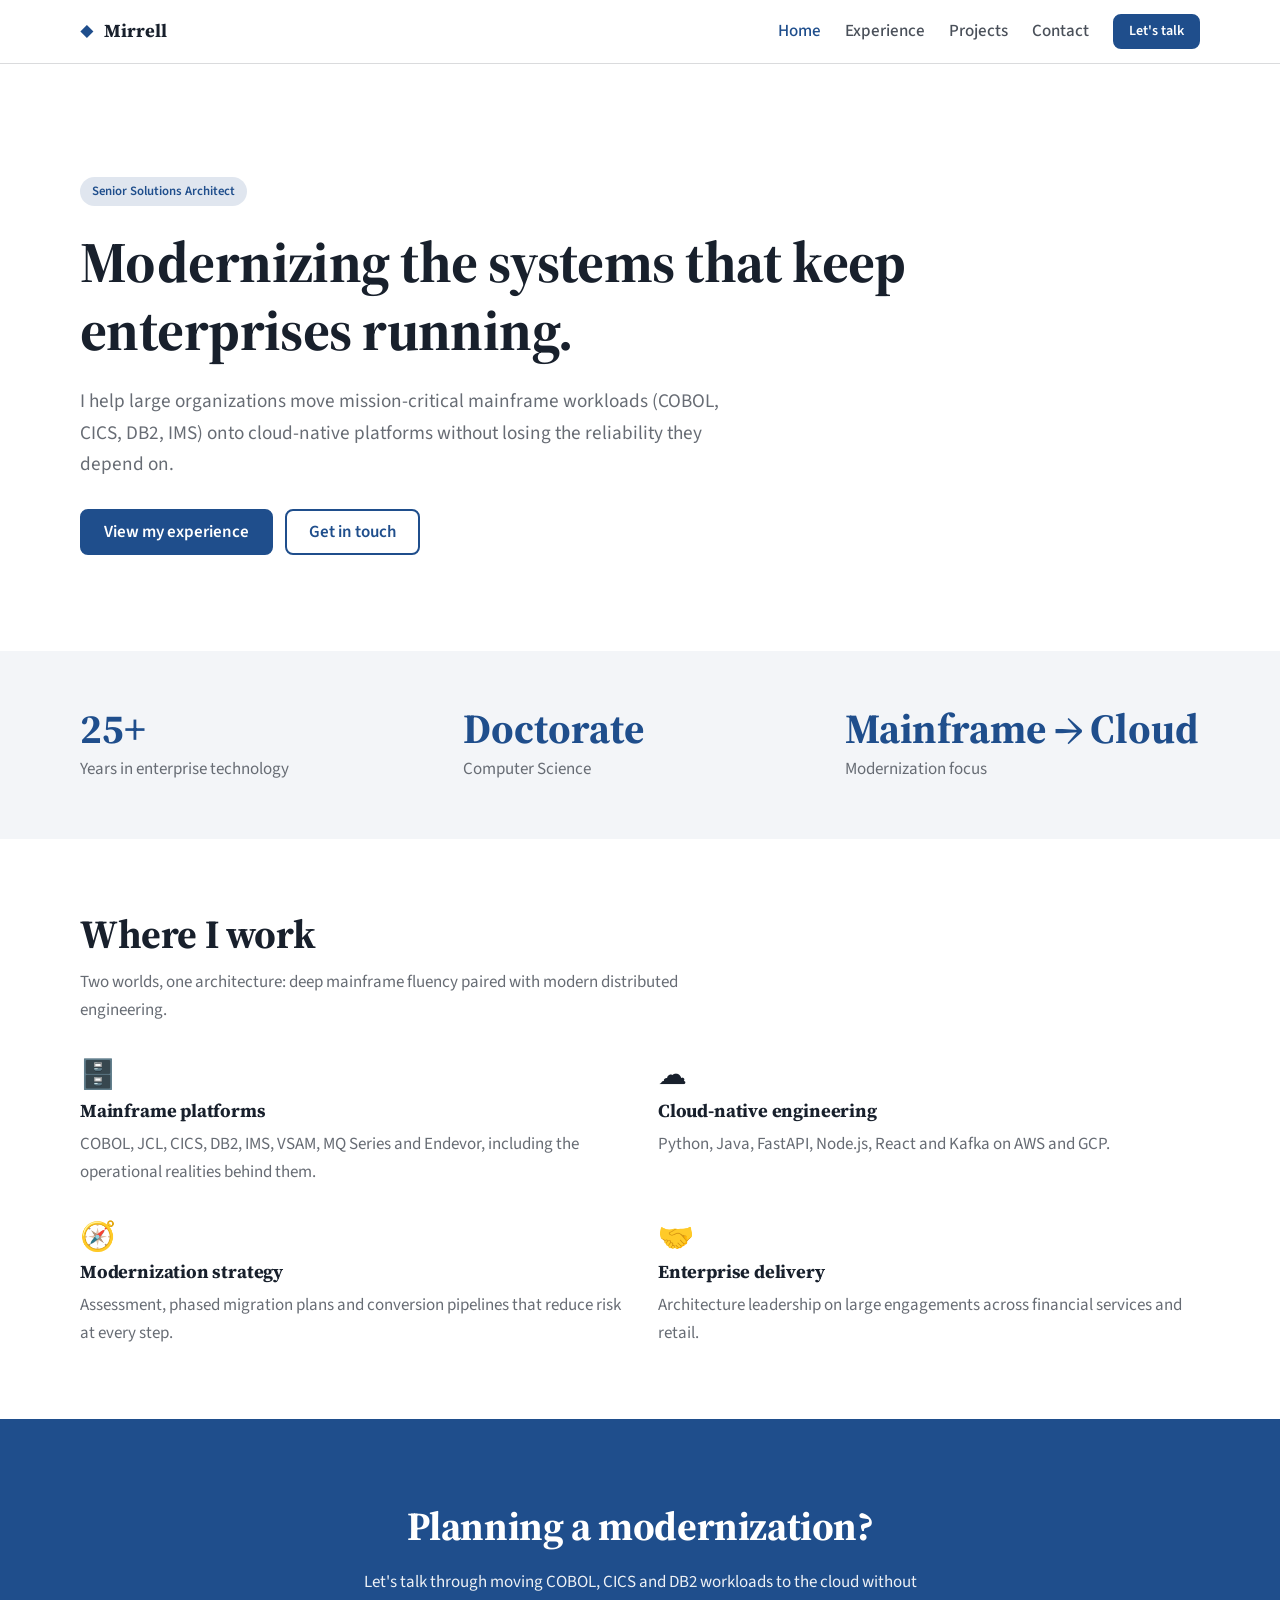
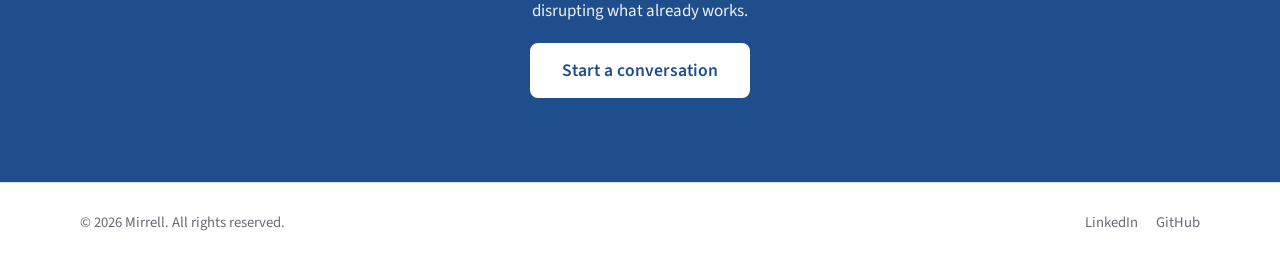
<file: index.html>
<!doctype html>
<html lang="en">
<head>
<meta charset="utf-8">
<meta name="viewport" content="width=device-width, initial-scale=1">
<title>Mirrell — Senior Solutions Architect | Mirrell</title>
<meta name="description" content="Senior Solutions Architect specializing in IBM mainframe modernization and cloud-native platforms.">
<link rel="icon" href="data:image/svg+xml,%3Csvg%20xmlns%3D'http%3A%2F%2Fwww.w3.org%2F2000%2Fsvg'%20viewBox%3D'0%200%20100%20100'%3E%3Ctext%20y%3D'.9em'%20font-size%3D'90'%3E%E2%97%86%3C%2Ftext%3E%3C%2Fsvg%3E">
<link rel="preconnect" href="https://fonts.googleapis.com"><link rel="preconnect" href="https://fonts.gstatic.com" crossorigin>
<link rel="stylesheet" href="https://fonts.googleapis.com/css2?family=Source+Serif+4:ital,wght@0,400;0,600;0,700;1,400&family=Source+Sans+3:ital,wght@0,400;0,600;0,700;1,400&display=swap">
<link rel="stylesheet" href="assets/style.css">

</head>
<body>
<header class="bw-navbar sticky" style="padding:14px 24px;"><div class="bw-nav-in"><a class="bw-brand" href="index.html"><span class="bw-logo">◆</span><span>Mirrell</span></a><button class="bw-navtoggle" type="button" aria-label="Open menu">☰</button><nav class="bw-navlinks"><a href="index.html" class="on" aria-current="page">Home</a><a href="experience.html">Experience</a><a href="projects.html">Projects</a><a href="contact.html">Contact</a><a class="bw-btn solid sm" href="contact.html">Let&#39;s talk</a></nav></div></header>
<section class="bw-section" style="padding:112px 24px 96px;"><div class="bw-inner " style="display:flex;flex-direction:column;gap:22px;align-items:flex-start;justify-content:flex-start;"><div class="bw-badge"><span style="--tone:var(--primary);">Senior Solutions Architect</span></div><h1 class="bw-heading" style="max-width:840px;">Modernizing the systems that keep enterprises running.</h1><p class="bw-paragraph" style="font-size:1.2rem;max-width:660px;color:var(--muted);">I help large organizations move mission-critical mainframe workloads (COBOL, CICS, DB2, IMS) onto cloud-native platforms without losing the reliability they depend on.</p><div class="bw-box bw-rowm" style="display:flex;flex-direction:row;flex-wrap:wrap;gap:12px;align-items:center;justify-content:flex-start;padding:6px 0 0;"><div class="bw-button"><a class="bw-btn solid md" href="experience.html">View my experience</a></div><div class="bw-button"><a class="bw-btn outline md" href="contact.html">Get in touch</a></div></div></div></section>
<section class="bw-section" style="padding:56px 24px;background-color:var(--surface);"><div class="bw-inner " style="display:flex;flex-direction:column;gap:20px;align-items:stretch;justify-content:flex-start;"><div class="bw-stats"><div><div class="bw-stat-v">25+</div><div class="bw-stat-l">Years in enterprise technology</div></div><div><div class="bw-stat-v">Doctorate</div><div class="bw-stat-l">Computer Science</div></div><div><div class="bw-stat-v">Mainframe → Cloud</div><div class="bw-stat-l">Modernization focus</div></div></div></div></section>
<section class="bw-section" style="padding:72px 24px;"><div class="bw-inner " style="display:flex;flex-direction:column;gap:36px;align-items:stretch;justify-content:flex-start;"><div class="bw-box" style="display:flex;flex-direction:column;gap:10px;align-items:stretch;justify-content:flex-start;padding:0;"><h2 class="bw-heading">Where I work</h2><p class="bw-paragraph" style="color:var(--muted);max-width:620px;">Two worlds, one architecture: deep mainframe fluency paired with modern distributed engineering.</p></div><div class="bw-grid bw-gridm" style="display:grid;grid-template-columns:repeat(2,minmax(0,1fr));gap:36px;"><div class="bw-feature"><div class="bw-feature-ic">🗄️</div><h3>Mainframe platforms</h3><p>COBOL, JCL, CICS, DB2, IMS, VSAM, MQ Series and Endevor, including the operational realities behind them.</p></div><div class="bw-feature"><div class="bw-feature-ic">☁️</div><h3>Cloud-native engineering</h3><p>Python, Java, FastAPI, Node.js, React and Kafka on AWS and GCP.</p></div><div class="bw-feature"><div class="bw-feature-ic">🧭</div><h3>Modernization strategy</h3><p>Assessment, phased migration plans and conversion pipelines that reduce risk at every step.</p></div><div class="bw-feature"><div class="bw-feature-ic">🤝</div><h3>Enterprise delivery</h3><p>Architecture leadership on large engagements across financial services and retail.</p></div></div></div></section>
<section class="bw-section" style="padding:84px 24px;background-color:var(--primary);color:var(--on-primary);text-align:center;"><div class="bw-inner " style="display:flex;flex-direction:column;gap:18px;align-items:center;justify-content:flex-start;"><h2 class="bw-heading">Planning a modernization?</h2><p class="bw-paragraph" style="max-width:580px;opacity:.92;">Let&#39;s talk through moving COBOL, CICS and DB2 workloads to the cloud without disrupting what already works.</p><div class="bw-button" style="text-align:center;"><a class="bw-btn inverse lg" href="contact.html">Start a conversation</a></div></div></section>
<footer class="bw-footer" style="padding:28px 24px;"><div class="bw-foot-in"><p>© 2026 Mirrell. All rights reserved.</p><nav class="bw-foot-links"><a href="https://www.linkedin.com/">LinkedIn</a><a href="https://github.com/">GitHub</a></nav></div></footer>
<script src="assets/site.js" defer></script>
</body>
</html>
</file>
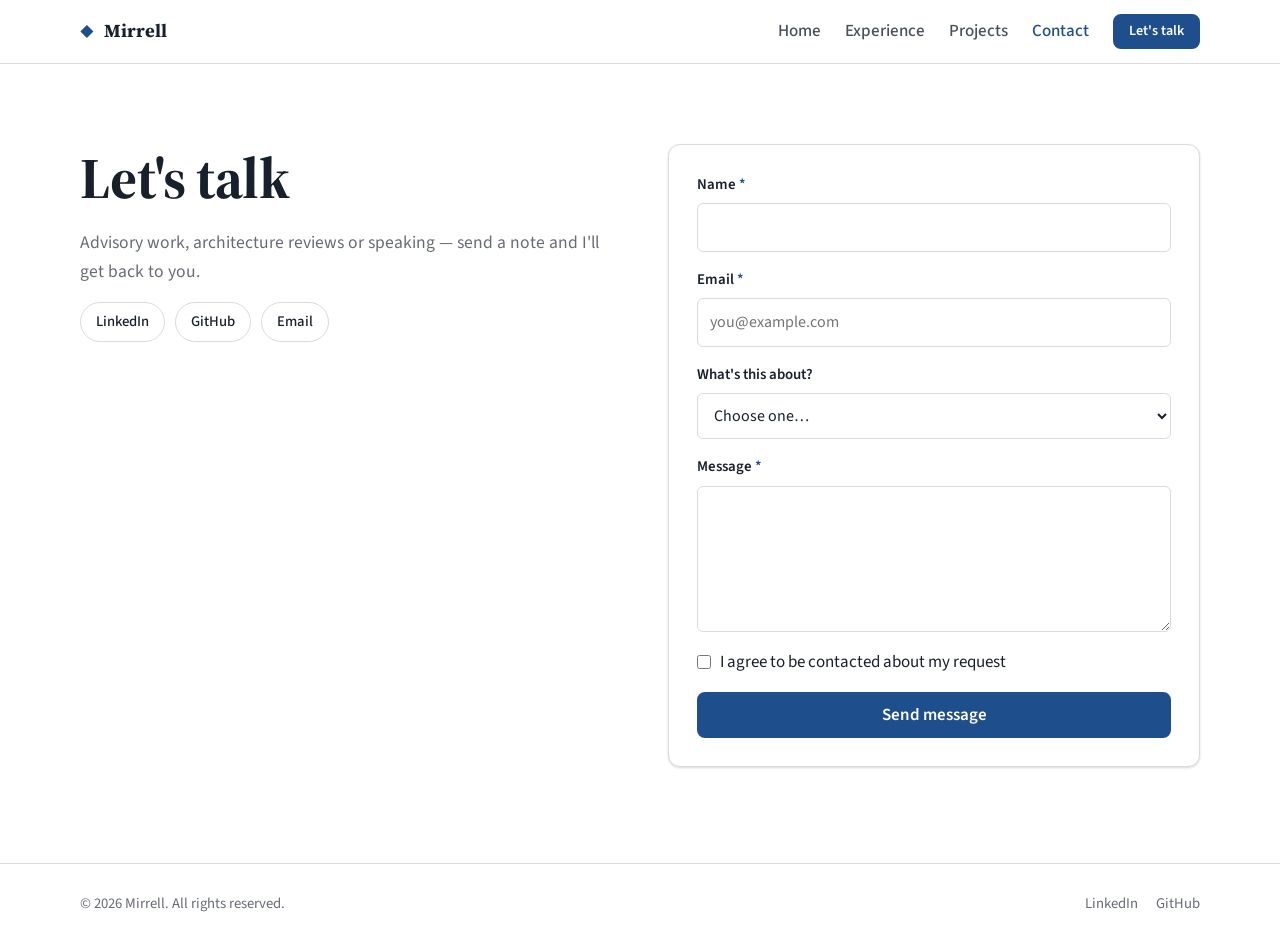
<file: contact.html>
<!doctype html>
<html lang="en">
<head>
<meta charset="utf-8">
<meta name="viewport" content="width=device-width, initial-scale=1">
<title>Contact | Mirrell</title>
<link rel="icon" href="data:image/svg+xml,%3Csvg%20xmlns%3D'http%3A%2F%2Fwww.w3.org%2F2000%2Fsvg'%20viewBox%3D'0%200%20100%20100'%3E%3Ctext%20y%3D'.9em'%20font-size%3D'90'%3E%E2%97%86%3C%2Ftext%3E%3C%2Fsvg%3E">
<link rel="preconnect" href="https://fonts.googleapis.com"><link rel="preconnect" href="https://fonts.gstatic.com" crossorigin>
<link rel="stylesheet" href="https://fonts.googleapis.com/css2?family=Source+Serif+4:ital,wght@0,400;0,600;0,700;1,400&family=Source+Sans+3:ital,wght@0,400;0,600;0,700;1,400&display=swap">
<link rel="stylesheet" href="assets/style.css">

</head>
<body>
<header class="bw-navbar sticky" style="padding:14px 24px;"><div class="bw-nav-in"><a class="bw-brand" href="index.html"><span class="bw-logo">◆</span><span>Mirrell</span></a><button class="bw-navtoggle" type="button" aria-label="Open menu">☰</button><nav class="bw-navlinks"><a href="index.html">Home</a><a href="experience.html">Experience</a><a href="projects.html">Projects</a><a href="contact.html" class="on" aria-current="page">Contact</a><a class="bw-btn solid sm" href="contact.html">Let&#39;s talk</a></nav></div></header>
<section class="bw-section" style="padding:80px 24px 96px;"><div class="bw-inner " style="display:flex;flex-direction:column;gap:20px;align-items:stretch;justify-content:flex-start;"><div class="bw-columns bw-rowm" style="display:flex;gap:56px;align-items:stretch;"><div class="bw-column" style="flex:1 1 0;min-width:0;display:flex;flex-direction:column;gap:16px;align-items:stretch;justify-content:flex-start;"><h1 class="bw-heading">Let&#39;s talk</h1><p class="bw-paragraph" style="color:var(--muted);font-size:1.1rem;">Advisory work, architecture reviews or speaking — send a note and I&#39;ll get back to you.</p><div class="bw-social"><a href="https://www.linkedin.com/" target="_blank" rel="noopener">LinkedIn</a><a href="https://github.com/" target="_blank" rel="noopener">GitHub</a><a href="mailto:you@example.com" target="_blank" rel="noopener">Email</a></div></div><div class="bw-column" style="flex:1 1 0;min-width:0;display:flex;flex-direction:column;gap:16px;align-items:stretch;justify-content:flex-start;"><div class="bw-card" style="display:flex;flex-direction:column;gap:12px;align-items:stretch;justify-content:flex-start;padding:28px;background-color:var(--bg);border-width:1px;border-style:solid;border-color:var(--line);border-radius:12px;box-shadow:0 1px 3px rgba(16,24,40,.10),0 1px 2px rgba(16,24,40,.06);"><form class="bw-form" style="display:flex;flex-direction:column;gap:16px;align-items:stretch;justify-content:flex-start;" action="#" method="POST"><div class="bw-input bw-field"><label class="bw-lbl" for="f-nh0lwgrzo">Name<span class="bw-req" aria-hidden="true"> *</span></label><input class="bw-control" id="f-nh0lwgrzo" type="text" name="name" required></div><div class="bw-input bw-field"><label class="bw-lbl" for="f-nocq6ba7u">Email<span class="bw-req" aria-hidden="true"> *</span></label><input class="bw-control" id="f-nocq6ba7u" type="email" name="email" placeholder="you@example.com" required></div><div class="bw-select bw-field"><label class="bw-lbl" for="f-n7pqu1otq">What&#39;s this about?</label><select class="bw-control" id="f-n7pqu1otq" name="topic"><option value="">Choose one…</option><option>Modernization project</option><option>Architecture review</option><option>Speaking</option><option>Something else</option></select></div><div class="bw-textarea bw-field"><label class="bw-lbl" for="f-nf5dijlq9">Message<span class="bw-req" aria-hidden="true"> *</span></label><textarea class="bw-control" id="f-nf5dijlq9" name="message" rows="5" required></textarea></div><div class="bw-checkbox"><label class="bw-opt"><input type="checkbox" name="consent"> I agree to be contacted about my request</label></div><div class="bw-button"><button class="bw-btn solid md full" type="submit">Send message</button></div></form></div></div></div></div></section>
<footer class="bw-footer" style="padding:28px 24px;"><div class="bw-foot-in"><p>© 2026 Mirrell. All rights reserved.</p><nav class="bw-foot-links"><a href="https://www.linkedin.com/">LinkedIn</a><a href="https://github.com/">GitHub</a></nav></div></footer>
<script src="assets/site.js" defer></script>
</body>
</html>
</file>
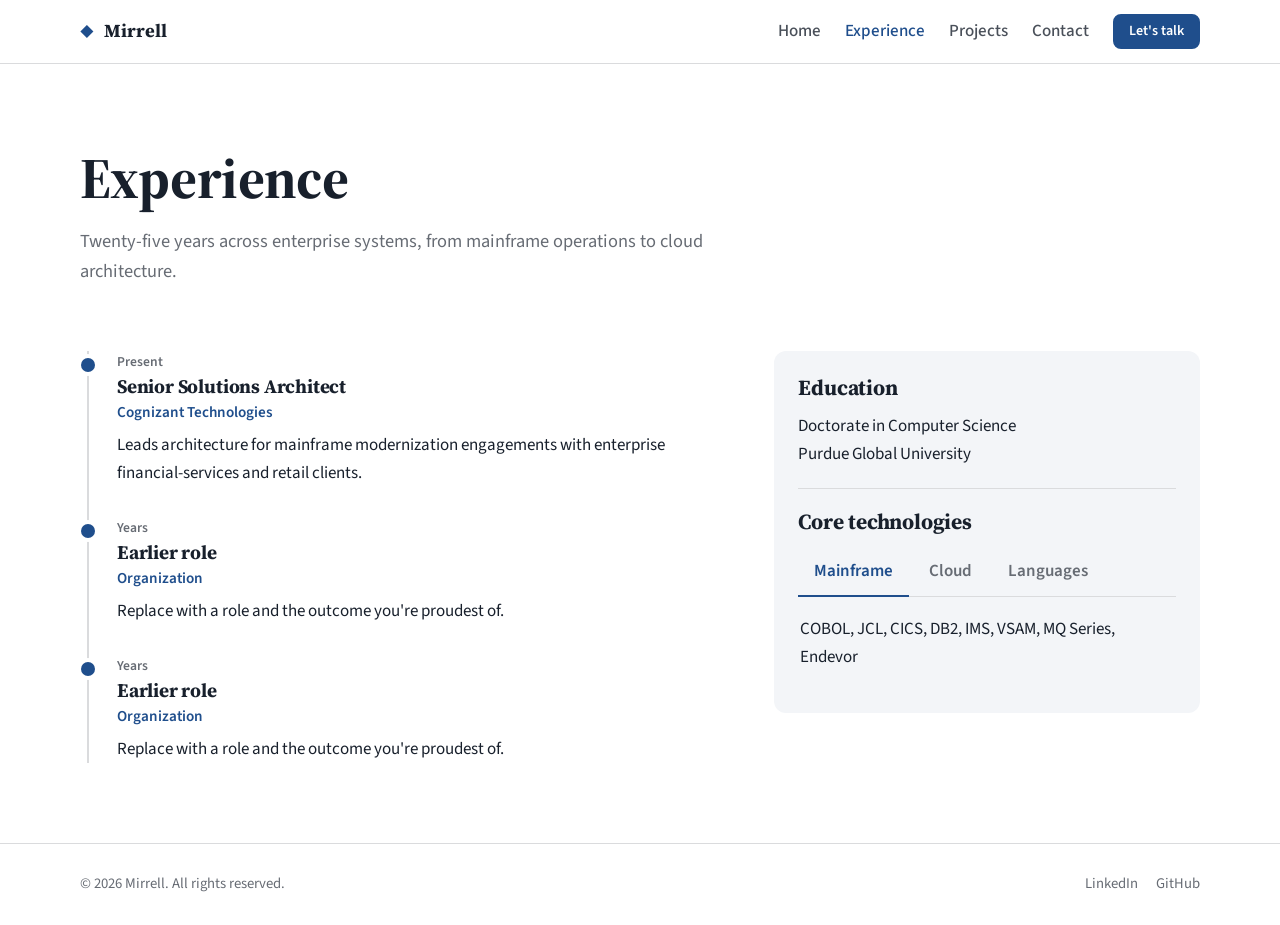
<file: experience.html>
<!doctype html>
<html lang="en">
<head>
<meta charset="utf-8">
<meta name="viewport" content="width=device-width, initial-scale=1">
<title>Experience | Mirrell</title>
<link rel="icon" href="data:image/svg+xml,%3Csvg%20xmlns%3D'http%3A%2F%2Fwww.w3.org%2F2000%2Fsvg'%20viewBox%3D'0%200%20100%20100'%3E%3Ctext%20y%3D'.9em'%20font-size%3D'90'%3E%E2%97%86%3C%2Ftext%3E%3C%2Fsvg%3E">
<link rel="preconnect" href="https://fonts.googleapis.com"><link rel="preconnect" href="https://fonts.gstatic.com" crossorigin>
<link rel="stylesheet" href="https://fonts.googleapis.com/css2?family=Source+Serif+4:ital,wght@0,400;0,600;0,700;1,400&family=Source+Sans+3:ital,wght@0,400;0,600;0,700;1,400&display=swap">
<link rel="stylesheet" href="assets/style.css">

</head>
<body>
<header class="bw-navbar sticky" style="padding:14px 24px;"><div class="bw-nav-in"><a class="bw-brand" href="index.html"><span class="bw-logo">◆</span><span>Mirrell</span></a><button class="bw-navtoggle" type="button" aria-label="Open menu">☰</button><nav class="bw-navlinks"><a href="index.html">Home</a><a href="experience.html" class="on" aria-current="page">Experience</a><a href="projects.html">Projects</a><a href="contact.html">Contact</a><a class="bw-btn solid sm" href="contact.html">Let&#39;s talk</a></nav></div></header>
<section class="bw-section" style="padding:80px 24px 32px;"><div class="bw-inner " style="display:flex;flex-direction:column;gap:14px;align-items:stretch;justify-content:flex-start;"><h1 class="bw-heading">Experience</h1><p class="bw-paragraph" style="font-size:1.15rem;color:var(--muted);max-width:640px;">Twenty-five years across enterprise systems, from mainframe operations to cloud architecture.</p></div></section>
<section class="bw-section" style="padding:32px 24px 80px;"><div class="bw-inner " style="display:flex;flex-direction:column;gap:20px;align-items:stretch;justify-content:flex-start;"><div class="bw-columns bw-rowm" style="display:flex;gap:56px;align-items:stretch;"><div class="bw-column" style="flex:3 1 0;min-width:0;display:flex;flex-direction:column;gap:16px;align-items:stretch;justify-content:flex-start;"><ol class="bw-timeline"><li><div class="bw-tl-date">Present</div><h3>Senior Solutions Architect</h3><div class="bw-tl-org">Cognizant Technologies</div><p>Leads architecture for mainframe modernization engagements with enterprise financial-services and retail clients.</p></li><li><div class="bw-tl-date">Years</div><h3>Earlier role</h3><div class="bw-tl-org">Organization</div><p>Replace with a role and the outcome you&#39;re proudest of.</p></li><li><div class="bw-tl-date">Years</div><h3>Earlier role</h3><div class="bw-tl-org">Organization</div><p>Replace with a role and the outcome you&#39;re proudest of.</p></li></ol></div><div class="bw-column" style="flex:2 1 0;min-width:0;display:flex;flex-direction:column;gap:16px;align-items:stretch;justify-content:flex-start;"><div class="bw-card" style="display:flex;flex-direction:column;gap:12px;align-items:stretch;justify-content:flex-start;padding:24px;background-color:var(--surface);border-width:0;border-style:solid;border-color:var(--line);border-radius:12px;"><h3 class="bw-heading">Education</h3><p class="bw-paragraph">Doctorate in Computer Science<br>Purdue Global University</p><hr class="bw-divider" style="border:0;border-top:1px solid var(--line);width:100%;margin:8px auto;"><h3 class="bw-heading">Core technologies</h3><div class="bw-tabs"><div class="bw-tablist" role="tablist"><button type="button" role="tab" data-tab="naowvomsd-0" aria-selected="true" class="on">Mainframe</button><button type="button" role="tab" data-tab="naowvomsd-1" aria-selected="false">Cloud</button><button type="button" role="tab" data-tab="naowvomsd-2" aria-selected="false">Languages</button></div><div class="bw-tabpanel" role="tabpanel" data-panel="naowvomsd-0">COBOL, JCL, CICS, DB2, IMS, VSAM, MQ Series, Endevor</div><div class="bw-tabpanel" role="tabpanel" data-panel="naowvomsd-1" hidden>AWS, GCP, Kafka, FastAPI, Node.js</div><div class="bw-tabpanel" role="tabpanel" data-panel="naowvomsd-2" hidden>Python, Java, JavaScript, React</div></div></div></div></div></div></section>
<footer class="bw-footer" style="padding:28px 24px;"><div class="bw-foot-in"><p>© 2026 Mirrell. All rights reserved.</p><nav class="bw-foot-links"><a href="https://www.linkedin.com/">LinkedIn</a><a href="https://github.com/">GitHub</a></nav></div></footer>
<script src="assets/site.js" defer></script>
</body>
</html>
</file>
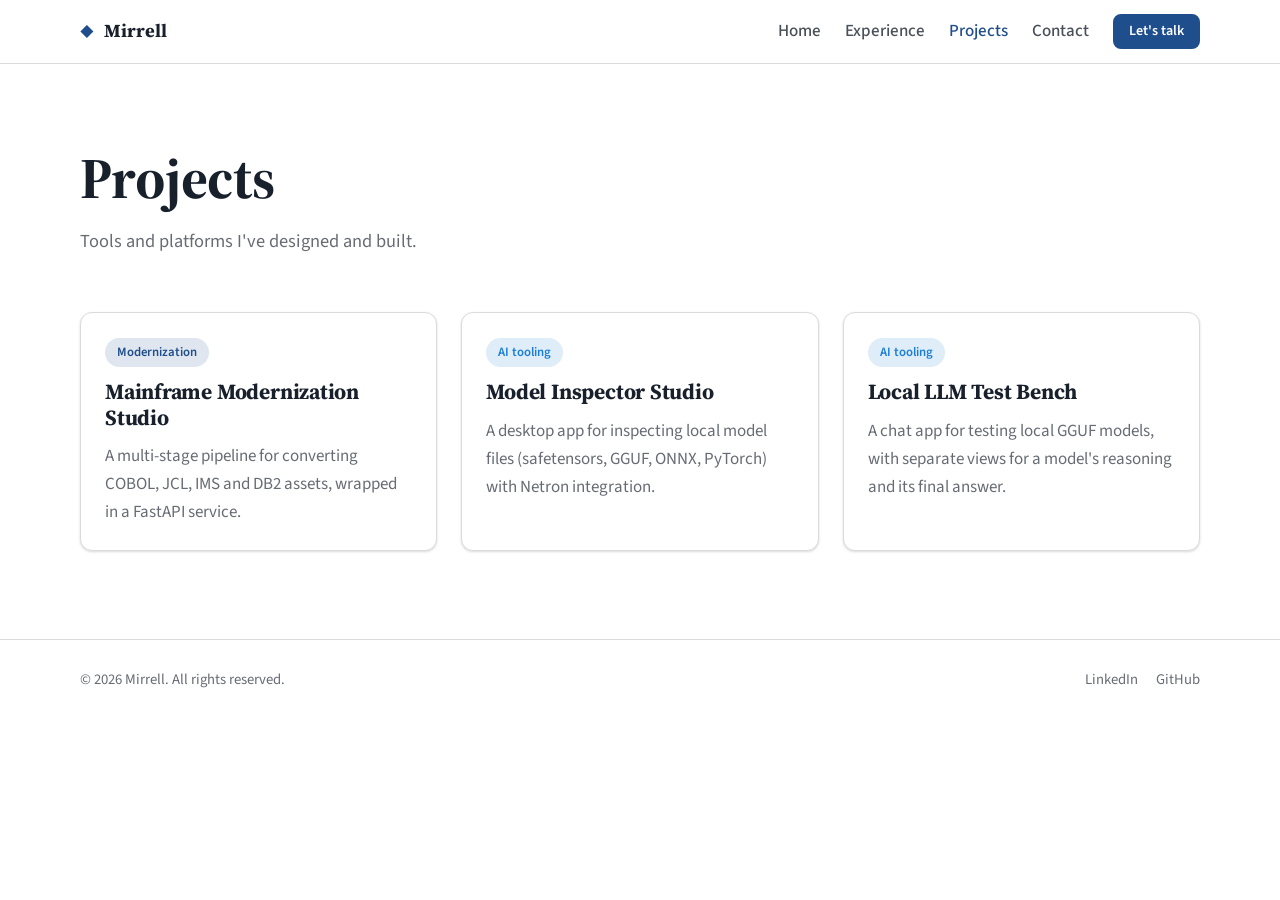
<file: projects.html>
<!doctype html>
<html lang="en">
<head>
<meta charset="utf-8">
<meta name="viewport" content="width=device-width, initial-scale=1">
<title>Projects | Mirrell</title>
<link rel="icon" href="data:image/svg+xml,%3Csvg%20xmlns%3D'http%3A%2F%2Fwww.w3.org%2F2000%2Fsvg'%20viewBox%3D'0%200%20100%20100'%3E%3Ctext%20y%3D'.9em'%20font-size%3D'90'%3E%E2%97%86%3C%2Ftext%3E%3C%2Fsvg%3E">
<link rel="preconnect" href="https://fonts.googleapis.com"><link rel="preconnect" href="https://fonts.gstatic.com" crossorigin>
<link rel="stylesheet" href="https://fonts.googleapis.com/css2?family=Source+Serif+4:ital,wght@0,400;0,600;0,700;1,400&family=Source+Sans+3:ital,wght@0,400;0,600;0,700;1,400&display=swap">
<link rel="stylesheet" href="assets/style.css">

</head>
<body>
<header class="bw-navbar sticky" style="padding:14px 24px;"><div class="bw-nav-in"><a class="bw-brand" href="index.html"><span class="bw-logo">◆</span><span>Mirrell</span></a><button class="bw-navtoggle" type="button" aria-label="Open menu">☰</button><nav class="bw-navlinks"><a href="index.html">Home</a><a href="experience.html">Experience</a><a href="projects.html" class="on" aria-current="page">Projects</a><a href="contact.html">Contact</a><a class="bw-btn solid sm" href="contact.html">Let&#39;s talk</a></nav></div></header>
<section class="bw-section" style="padding:80px 24px 32px;"><div class="bw-inner " style="display:flex;flex-direction:column;gap:14px;align-items:stretch;justify-content:flex-start;"><h1 class="bw-heading">Projects</h1><p class="bw-paragraph" style="font-size:1.15rem;color:var(--muted);">Tools and platforms I&#39;ve designed and built.</p></div></section>
<section class="bw-section" style="padding:24px 24px 88px;"><div class="bw-inner " style="display:flex;flex-direction:column;gap:20px;align-items:stretch;justify-content:flex-start;"><div class="bw-grid bw-gridm" style="display:grid;grid-template-columns:repeat(3,minmax(0,1fr));gap:24px;"><div class="bw-card" style="display:flex;flex-direction:column;gap:12px;align-items:stretch;justify-content:flex-start;padding:24px;background-color:var(--bg);border-width:1px;border-style:solid;border-color:var(--line);border-radius:12px;box-shadow:0 1px 3px rgba(16,24,40,.10),0 1px 2px rgba(16,24,40,.06);"><div class="bw-badge"><span style="--tone:var(--primary);">Modernization</span></div><h3 class="bw-heading">Mainframe Modernization Studio</h3><p class="bw-paragraph" style="color:var(--muted);">A multi-stage pipeline for converting COBOL, JCL, IMS and DB2 assets, wrapped in a FastAPI service.</p></div><div class="bw-card" style="display:flex;flex-direction:column;gap:12px;align-items:stretch;justify-content:flex-start;padding:24px;background-color:var(--bg);border-width:1px;border-style:solid;border-color:var(--line);border-radius:12px;box-shadow:0 1px 3px rgba(16,24,40,.10),0 1px 2px rgba(16,24,40,.06);"><div class="bw-badge"><span style="--tone:#1c7ed6;">AI tooling</span></div><h3 class="bw-heading">Model Inspector Studio</h3><p class="bw-paragraph" style="color:var(--muted);">A desktop app for inspecting local model files (safetensors, GGUF, ONNX, PyTorch) with Netron integration.</p></div><div class="bw-card" style="display:flex;flex-direction:column;gap:12px;align-items:stretch;justify-content:flex-start;padding:24px;background-color:var(--bg);border-width:1px;border-style:solid;border-color:var(--line);border-radius:12px;box-shadow:0 1px 3px rgba(16,24,40,.10),0 1px 2px rgba(16,24,40,.06);"><div class="bw-badge"><span style="--tone:#1c7ed6;">AI tooling</span></div><h3 class="bw-heading">Local LLM Test Bench</h3><p class="bw-paragraph" style="color:var(--muted);">A chat app for testing local GGUF models, with separate views for a model&#39;s reasoning and its final answer.</p></div></div></div></section>
<footer class="bw-footer" style="padding:28px 24px;"><div class="bw-foot-in"><p>© 2026 Mirrell. All rights reserved.</p><nav class="bw-foot-links"><a href="https://www.linkedin.com/">LinkedIn</a><a href="https://github.com/">GitHub</a></nav></div></footer>
<script src="assets/site.js" defer></script>
</body>
</html>
</file>
<file: assets/style.css>
:root{--primary:#1f4e8c;--on-primary:#ffffff;--text:#18202c;--bg:#ffffff;--surface:#f3f5f8;
--muted:color-mix(in srgb,var(--text) 66%,var(--bg));--line:color-mix(in srgb,var(--text) 16%,var(--bg));--radius:8px;--maxw:1120px;
--font-body:"Source Sans 3",system-ui,-apple-system,"Segoe UI",sans-serif;--font-head:"Source Serif 4",var(--font-body)}
*,*::before,*::after{box-sizing:border-box}
html{scroll-behavior:smooth;-webkit-text-size-adjust:100%}
body{margin:0;font-family:var(--font-body);font-size:1.0625rem;line-height:1.65;color:var(--text);background:var(--bg);-webkit-font-smoothing:antialiased}
h1,h2,h3,h4,h5,h6{font-family:var(--font-head);line-height:1.18;margin:0;font-weight:700;letter-spacing:-.01em}
h1{font-size:clamp(2.3rem,5.2vw,3.6rem)}h2{font-size:clamp(1.75rem,3.4vw,2.5rem)}h3{font-size:1.35rem}h4{font-size:1.15rem}h5{font-size:1.02rem}h6{font-size:.92rem}
p{margin:0}a{color:var(--primary)}img{max-width:100%;display:block}
fieldset{border:0;margin:0;padding:0;min-width:0}
.bw-section{position:relative}
.bw-inner{max-width:var(--maxw);margin:0 auto;width:100%}.bw-inner.full{max-width:none}
.bw-richtext>*+*{margin-top:.8em}.bw-richtext ul,.bw-richtext ol{padding-left:1.4em}
.bw-list{margin:0;padding-left:1.4em}.bw-list li+li{margin-top:.35em}
.bw-list.none,.bw-list.check{list-style:none;padding-left:0}
.bw-list.check li{position:relative;padding-left:1.7em}.bw-list.check li::before{content:"✓";position:absolute;left:.2em;color:var(--primary);font-weight:700}
.bw-quote{margin:0;padding:.25em 0 .25em 1.2em;border-left:3px solid var(--primary);font-size:1.18rem;font-style:italic}
.bw-quote cite{display:block;margin-top:.6em;font-style:normal;font-size:.92rem;color:var(--muted)}
.bw-code{margin:0;background:#101722;color:#e3e8ef;padding:16px 18px;border-radius:var(--radius);overflow:auto;font:.88rem/1.6 "JetBrains Mono",ui-monospace,SFMono-Regular,Menlo,monospace}
.bw-badge span{display:inline-block;padding:4px 12px;border-radius:99px;font-size:.8rem;font-weight:600;background:color-mix(in srgb,var(--tone) 14%,var(--bg));color:var(--tone)}
.bw-btn{display:inline-flex;align-items:center;justify-content:center;gap:8px;font:inherit;font-weight:600;line-height:1.2;border-radius:var(--radius);border:2px solid var(--primary);text-decoration:none;cursor:pointer;transition:filter .15s,background-color .15s,color .15s}
.bw-btn.sm{padding:7px 14px;font-size:.88rem}.bw-btn.md{padding:11px 22px}.bw-btn.lg{padding:15px 30px;font-size:1.1rem}
.bw-btn.solid{background:var(--primary);color:var(--on-primary)}
.bw-btn.outline{background:transparent;color:var(--primary)}
.bw-btn.soft{background:color-mix(in srgb,var(--primary) 12%,var(--bg));border-color:transparent;color:var(--primary)}
.bw-btn.ghost{background:transparent;border-color:transparent;color:var(--primary);padding-left:4px;padding-right:4px}
.bw-btn.inverse{background:var(--on-primary);border-color:var(--on-primary);color:var(--primary)}
.bw-btn:hover{filter:brightness(1.1)}.bw-btn.outline:hover{background:color-mix(in srgb,var(--primary) 8%,transparent)}
.bw-btn:focus-visible,.bw-control:focus-visible,a:focus-visible{outline:2px solid var(--primary);outline-offset:2px}
.bw-btn.full{display:flex;width:100%}
.bw-image{margin:0;overflow:hidden}.bw-image img{width:100%;border-radius:inherit}
.bw-image figcaption{font-size:.88rem;color:var(--muted);margin-top:8px}
.bw-gallery img{width:100%;object-fit:cover;border-radius:var(--radius)}
.bw-video-frame{position:relative;aspect-ratio:16/9;width:100%}
.bw-video-frame iframe,.bw-video-frame video{position:absolute;inset:0;width:100%;height:100%;border:0;border-radius:var(--radius);background:#000}
.bw-audio-t{font-weight:600;margin-bottom:6px}
.bw-ph{border:1.5px dashed var(--line);border-radius:var(--radius);padding:28px;text-align:center;color:var(--muted);background:var(--surface);display:flex;flex-direction:column;align-items:center;justify-content:center;gap:4px;min-height:150px;font-size:.95rem}
.bw-ph small{opacity:.85;word-break:break-all;max-width:100%}
.bw-navbar{background:var(--bg);border-bottom:1px solid var(--line);z-index:50}
.bw-navbar.sticky{position:sticky;top:0}
.bw-nav-in{max-width:var(--maxw);margin:0 auto;display:flex;align-items:center;gap:12px 28px;flex-wrap:wrap}
.bw-brand{font-family:var(--font-head);font-weight:700;font-size:1.15rem;text-decoration:none;color:inherit;display:flex;gap:10px;align-items:center;margin-right:auto}
.bw-logo{color:var(--primary)}
.bw-navlinks{display:flex;gap:10px 24px;align-items:center;flex-wrap:wrap}
.bw-navlinks a:not(.bw-btn){text-decoration:none;color:inherit;opacity:.78;font-weight:500}
.bw-navlinks a.on,.bw-navlinks a:not(.bw-btn):hover{opacity:1;color:var(--primary)}
.bw-navtoggle{display:none;background:none;border:1px solid var(--line);border-radius:8px;padding:4px 11px;font-size:1.15rem;color:inherit;cursor:pointer}
.bw-footer{border-top:1px solid var(--line);color:var(--muted);font-size:.92rem}
.bw-foot-in{max-width:var(--maxw);margin:0 auto;display:flex;flex-wrap:wrap;gap:12px 24px;justify-content:space-between;align-items:center}
.bw-foot-links{display:flex;gap:18px;flex-wrap:wrap}.bw-foot-links a{color:inherit;text-decoration:none}.bw-foot-links a:hover{color:var(--primary)}
.bw-social{display:flex;gap:10px;flex-wrap:wrap}
.bw-social a{padding:7px 15px;border:1px solid var(--line);border-radius:99px;text-decoration:none;color:inherit;font-weight:500;font-size:.92rem}
.bw-social a:hover{border-color:var(--primary);color:var(--primary)}
.bw-feature{display:flex;flex-direction:column;gap:8px}.bw-feature-ic{font-size:1.8rem;line-height:1.1}.bw-feature h3{font-size:1.15rem}.bw-feature p{color:var(--muted)}
.bw-avatar{width:48px;height:48px;border-radius:50%;background:var(--primary);color:var(--on-primary);display:inline-grid;place-items:center;font-weight:700;overflow:hidden;flex:none}
.bw-avatar img{width:100%;height:100%;object-fit:cover}
.bw-profile{display:flex;gap:20px;align-items:center}.bw-profile.v{flex-direction:column;text-align:center}
.bw-profile .bw-avatar{width:96px;height:96px;font-size:1.9rem}.bw-profile h3{font-size:1.35rem}.bw-profile p{color:var(--muted);margin-top:2px}
.bw-timeline{list-style:none;margin:0 0 0 7px;padding:0;border-left:2px solid var(--line)}
.bw-timeline li{position:relative;padding:0 0 30px 28px}.bw-timeline li:last-child{padding-bottom:0}
.bw-timeline li::before{content:"";position:absolute;left:-8px;top:7px;width:14px;height:14px;border-radius:50%;background:var(--primary);box-shadow:0 0 0 4px var(--bg)}
.bw-tl-date{font-size:.85rem;color:var(--muted);font-weight:600;font-variant-numeric:tabular-nums}
.bw-timeline h3{font-size:1.2rem;margin:2px 0}.bw-tl-org{color:var(--primary);font-weight:600;font-size:.95rem}.bw-timeline p{margin-top:6px}
.bw-stats{display:grid;grid-template-columns:repeat(auto-fit,minmax(160px,1fr));gap:28px}
.bw-stat-v{font-family:var(--font-head);font-size:2.6rem;font-weight:700;color:var(--primary);line-height:1.05;font-variant-numeric:tabular-nums}
.bw-stat-l{color:var(--muted);margin-top:4px}
.bw-skill+.bw-skill{margin-top:14px}.bw-skill-top{display:flex;justify-content:space-between;font-weight:600;font-size:.95rem;margin-bottom:6px}
.bw-bar{height:8px;border-radius:99px;background:var(--line);overflow:hidden}.bw-bar span{display:block;height:100%;background:var(--primary);border-radius:inherit}
.bw-table{overflow-x:auto}.bw-tbl{width:100%;border-collapse:collapse;font-size:.97rem}
.bw-tbl th,.bw-tbl td{padding:10px 14px;text-align:left;border-bottom:1px solid var(--line)}.bw-tbl th{background:var(--surface);font-weight:700}
.bw-tbl.striped tbody tr:nth-child(even){background:var(--surface)}.bw-tbl.bordered th,.bw-tbl.bordered td{border:1px solid var(--line)}
.bw-testimonial{margin:0;padding:28px;border-radius:calc(var(--radius)*1.5);background:var(--surface)}
.bw-testimonial blockquote{margin:0 0 18px;font-size:1.15rem;font-family:var(--font-head)}
.bw-person{display:flex;gap:12px;align-items:center;font-size:.95rem}.bw-person span{color:var(--muted)}
.bw-callout{padding:14px 18px;border-radius:var(--radius);border-left:4px solid var(--tone);background:color-mix(in srgb,var(--tone) 10%,var(--bg))}
.bw-callout strong{display:block;margin-bottom:2px;color:var(--tone)}
.bw-tablist{display:flex;gap:4px;border-bottom:1px solid var(--line);flex-wrap:wrap}
.bw-tablist button{font:inherit;font-weight:600;background:none;border:0;border-bottom:2px solid transparent;padding:10px 16px;margin-bottom:-1px;color:var(--muted);cursor:pointer}
.bw-tablist button.on{color:var(--primary);border-bottom-color:var(--primary)}
.bw-tabpanel{padding:18px 2px}.bw-tabpanel[hidden]{display:none}
.bw-acc-item{border-bottom:1px solid var(--line)}
.bw-acc-item summary{cursor:pointer;padding:15px 0;font-weight:600;list-style:none;display:flex;justify-content:space-between;gap:16px}
.bw-acc-item summary::-webkit-details-marker{display:none}
.bw-acc-item summary::after{content:"+";font-size:1.3rem;line-height:1;color:var(--primary)}.bw-acc-item[open] summary::after{content:"−"}
.bw-acc-body{padding:0 0 16px;color:var(--muted)}
.bw-pop{position:fixed;inset:0;display:none;align-items:center;justify-content:center;z-index:1000;padding:20px;text-align:left}
.bw-pop:target,.bw-pop.bw-open{display:flex}
.bw-modal-bg{position:absolute;inset:0;background:rgba(10,15,25,.55)}
.bw-modal-box{position:relative;background:var(--bg);color:var(--text);border-radius:calc(var(--radius)*1.5);padding:30px;max-width:560px;width:100%;max-height:85vh;overflow:auto;box-shadow:0 24px 60px rgba(0,0,0,.3)}
.bw-modal-box h3{margin-bottom:10px;padding-right:24px}
.bw-modal-close{position:absolute;top:10px;right:16px;text-decoration:none;font-size:1.7rem;line-height:1;color:var(--muted)}
.bw-carousel{position:relative}
.bw-track{display:flex;overflow-x:auto;scroll-snap-type:x mandatory;scroll-behavior:smooth;border-radius:var(--radius);scrollbar-width:none}
.bw-track::-webkit-scrollbar{display:none}
.bw-slide{flex:0 0 100%;scroll-snap-align:start;position:relative}.bw-slide img{width:100%;object-fit:cover}
.bw-cap{position:absolute;left:0;right:0;bottom:0;padding:28px 20px 16px;color:#fff;background:linear-gradient(transparent,rgba(0,0,0,.6));font-weight:600}
.bw-car-b{position:absolute;top:50%;transform:translateY(-50%);width:42px;height:42px;border-radius:50%;border:0;background:rgba(255,255,255,.9);color:#111;font-size:1.6rem;line-height:1;cursor:pointer;box-shadow:0 2px 8px rgba(0,0,0,.2)}
.bw-car-b.prev{left:12px}.bw-car-b.next{right:12px}
.bw-field{display:flex;flex-direction:column;gap:6px}
.bw-lbl{font-weight:600;font-size:.93rem;padding:0}.bw-req{color:var(--primary)}
.bw-control{font:inherit;font-size:1rem;padding:10px 12px;border:1px solid var(--line);border-radius:calc(var(--radius)*.75);background:var(--bg);color:var(--text);width:100%}
input[type=color].bw-control{height:44px;padding:4px}
textarea.bw-control{resize:vertical;line-height:1.55}
.bw-help{color:var(--muted);font-size:.85rem}
.bw-opts{display:flex;flex-direction:column;gap:8px}.bw-opts.inline{flex-direction:row;flex-wrap:wrap;gap:8px 20px}
.bw-opt{display:flex;align-items:center;gap:9px;cursor:pointer}
.bw-opt input{accent-color:var(--primary);width:1.05em;height:1.05em;margin:0}
.bw-toggle input{appearance:none;-webkit-appearance:none;width:42px;height:24px;border-radius:12px;background:var(--line);position:relative;cursor:pointer;transition:background .2s;flex:none}
.bw-toggle input::after{content:"";position:absolute;top:3px;left:3px;width:18px;height:18px;border-radius:50%;background:#fff;transition:left .2s;box-shadow:0 1px 2px rgba(0,0,0,.25)}
.bw-toggle input:checked{background:var(--primary)}.bw-toggle input:checked::after{left:21px}
.bw-rangerow{display:flex;gap:14px;align-items:center}.bw-rangerow input{flex:1;accent-color:var(--primary)}
.bw-rangerow output{font-weight:600;min-width:3ch;text-align:right;font-variant-numeric:tabular-nums}
@media (max-width:700px){.bw-rowm{flex-direction:column!important;align-items:stretch!important}.bw-gridm{grid-template-columns:1fr!important}.bw-hide-m{display:none!important}
  .bw-navtoggle{display:block}.bw-navlinks{display:none;width:100%;flex-direction:column;align-items:flex-start;gap:14px;padding:6px 0 4px}.bw-navbar.open .bw-navlinks{display:flex}
  .bw-section{padding-left:20px!important;padding-right:20px!important}}
@media (min-width:701px) and (max-width:1000px){.bw-gridm{grid-template-columns:repeat(2,minmax(0,1fr))!important}}
@media (min-width:701px){.bw-hide-d{display:none!important}}
@media (prefers-reduced-motion:reduce){html{scroll-behavior:auto}.bw-track{scroll-behavior:auto}}
</file>
